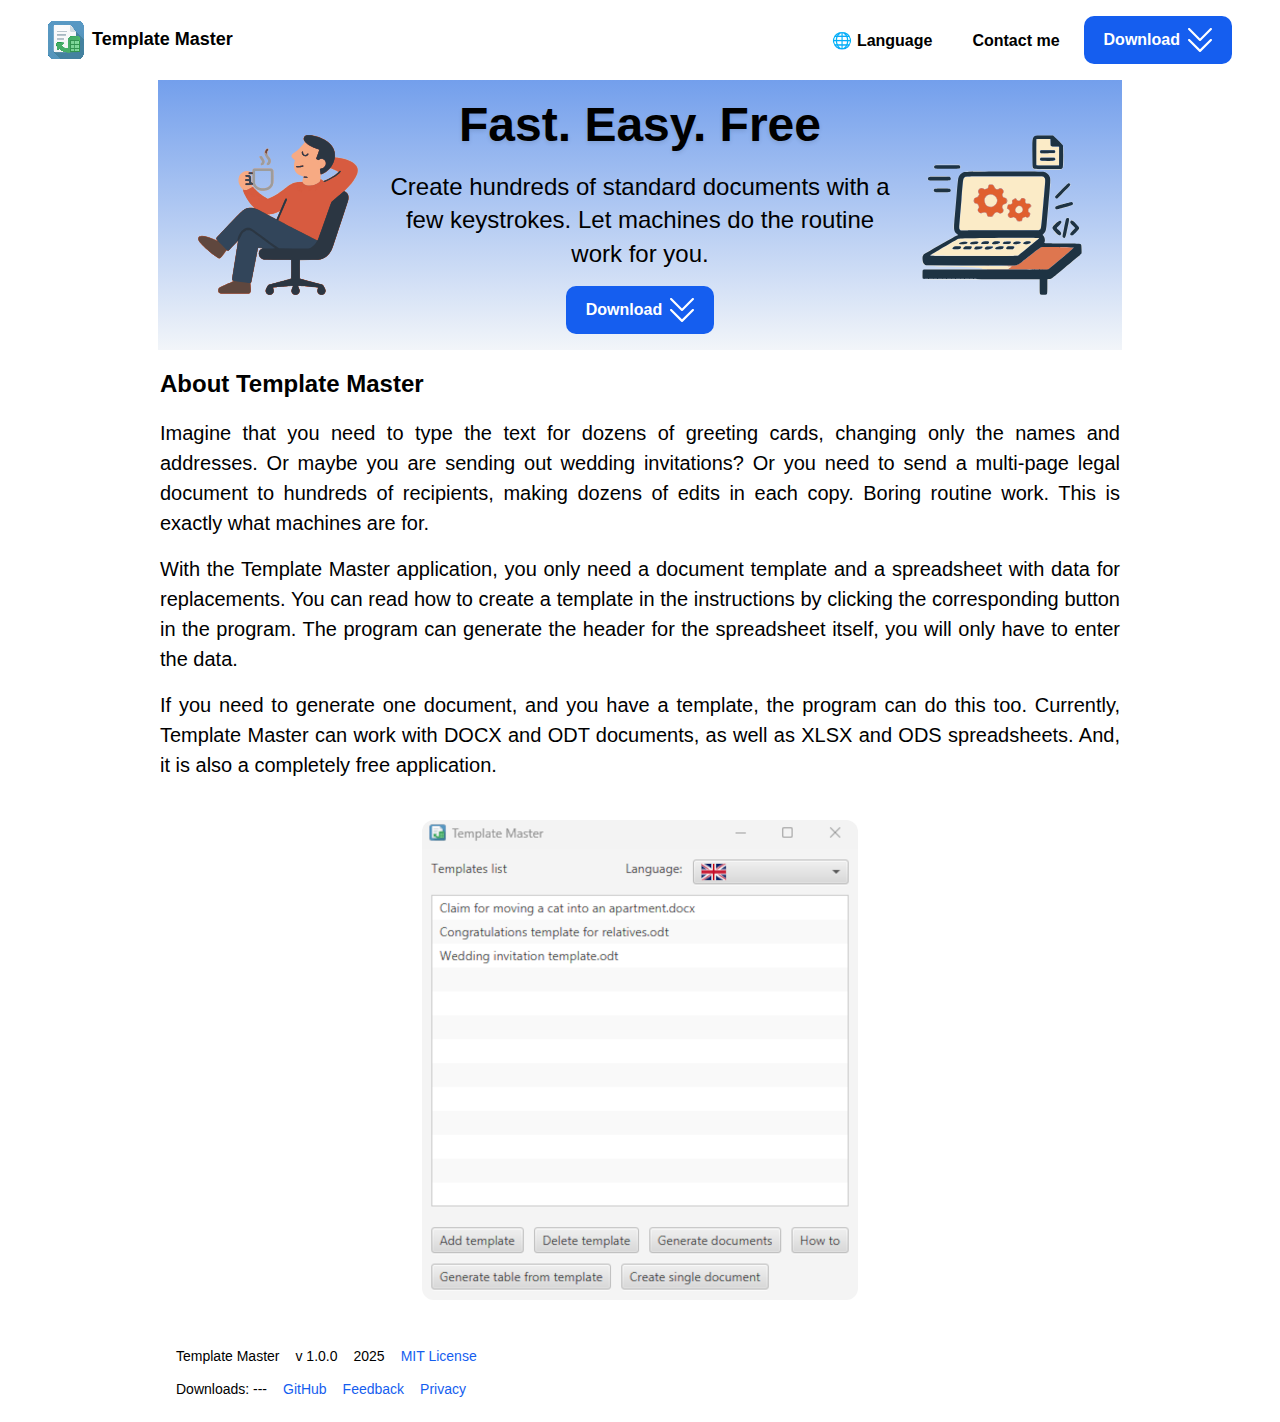
<file: index.html>
<!DOCTYPE html>
<html lang="en">
<head>
    <meta charset="UTF-8">
    <meta name="viewport" content="width=device-width, initial-scale=1.0">
    <title>Template Master</title>
    <link rel="stylesheet" href="styles.css">
    <script src="js/i18n.js" defer></script>
    <script src="js/github-api.js" defer></script>
    <script src="js/script.js" defer></script>
</head>
<body>
    <header>
        <div class="logo logo--header">
            <img src="images/logo _ icon.png" alt="Template Master Logo">
            <h1 class="logo--title">Template Master</h1>
        </div>
        <nav class="menu menu--header">
            <div class="inner--menu">
                <!-- Dropdown for language -->
                <div class="menu--item dropdown">
                    <a href="#language"> <span class="globe-icon">🌐</span> <span data-i18n="menu.language">Language</span></a>
                    <ul class="dropdown-menu">
                        <li><a href="?lang=en" data-lang="en">English</a></li>
                        <li><a href="?lang=ru" data-lang="ru">Русский</a></li>
                        <li><a href="?lang=it" data-lang="it">Italiano</a></li>
                    </ul>
                </div>

                <!-- Contact -->
                <a href="mailto:sergei29.dev@proton.me?subject=TemplateMaster" title="sergei29.dev@proton.me" class="menu--item contact" data-i18n="menu.contact">Contact me</a>
            </div>
            <button class="download-button">
                <span data-i18n="menu.download">Download</span>
                <img src="images/download-arrow.svg" alt="Download Arrow">
            </button>
        </nav>
    </header>
    <main>
        <section class="hero">
            <div class="hero--image--left">
                <img src="images/chilling-person.svg" alt="chilling">
            </div>
            <div class="hero--content">
                <h2 class="hero--title" data-i18n="hero.title">Fast. Easy. Free</h2>
                <p class="hero--description" data-i18n="hero.description">
                    Create hundreds of standard documents with a few keystrokes. Let machines do the routine work for you.
                </p>
                <button class="download-button hero--download">
                    <span data-i18n="hero.download">Download</span>
                    <img src="images/download-arrow.svg" alt="Download Arrow">
                </button>
            </div>
            <div class="hero--image--right">
                <img src="images/working-computer.svg" alt="working">
            </div>
        </section>
        <section class="about">
            <h2 class="about--header" data-i18n="about.header">About Template Master</h2>

            <p class="about--text" data-i18n="about.1st">Imagine that you need to type the text for dozens of greeting cards, changing only the names and addresses. Or maybe you are sending out wedding invitations? Or you need to send a multi-page legal document to hundreds of recipients, making dozens of edits in each copy. Boring routine work. This is exactly what machines are for.</p>
            
            <p class="about--text" data-i18n="about.2nd">With the Template Master application, you only need a document template and a spreadsheet with data for replacements. You can read how to create a template in the instructions by clicking the corresponding button in the program. The program can generate the header for the spreadsheet itself, you will only have to enter the data.</p>
            
            <p class="about--text" data-i18n="about.3rd">If you need to generate one document, and you have a template, the program can do this too. Currently, Template Master can work with DOCX and ODT documents, as well as XLSX and ODS spreadsheets. And, it is also a completely free application.</p>
        </section>
        <section class="screenshot">
            <img src="images/screenshots/screenshot-main-en.png" alt="Template Master interface" class="screenshot--image" 
            data-i18n-src="screenshots.main_image" data-i18n-alt="screenshots.main">
        </section>

    </main>
    <footer>
        <div class="footer--line footer--version--license">
            <span class="footer--text app--name">Template Master</span>
            <span class="footer--text app--version">v 1.0.0</span>
            <span class="footer--text app--year">2025</span>
            <a href="https://opensource.org/licenses/MIT" class="footer--text app--license footer--link"
                target="_blank" rel="noopener">MIT License</a>
        </div>
        <div class="footer--line footer--counter--contact">
            <span class="footer--text footer--counter">Downloads: ---</span>
            <a href="https://github.com/Zimovit/TemplateMaster" class="footer--text footer--link footer--github" 
                target="_blank" rel="noopener">GitHub</a>
            <a href="mailto:sergei29.dev@proton.me?subject=TemplateMaster" title="sergei29.dev@proton.me" class="footer--text footer--link contact footer--feedback">Feedback</a>
            <a href="#" class="footer--text footer--link footer--privacy" target="_blank"
                data-i18n="footer.privacy_text" data-i18n-href="footer.privacy_link">Privacy</a>
        </div>
    </footer>
</body>
</html>
</file>
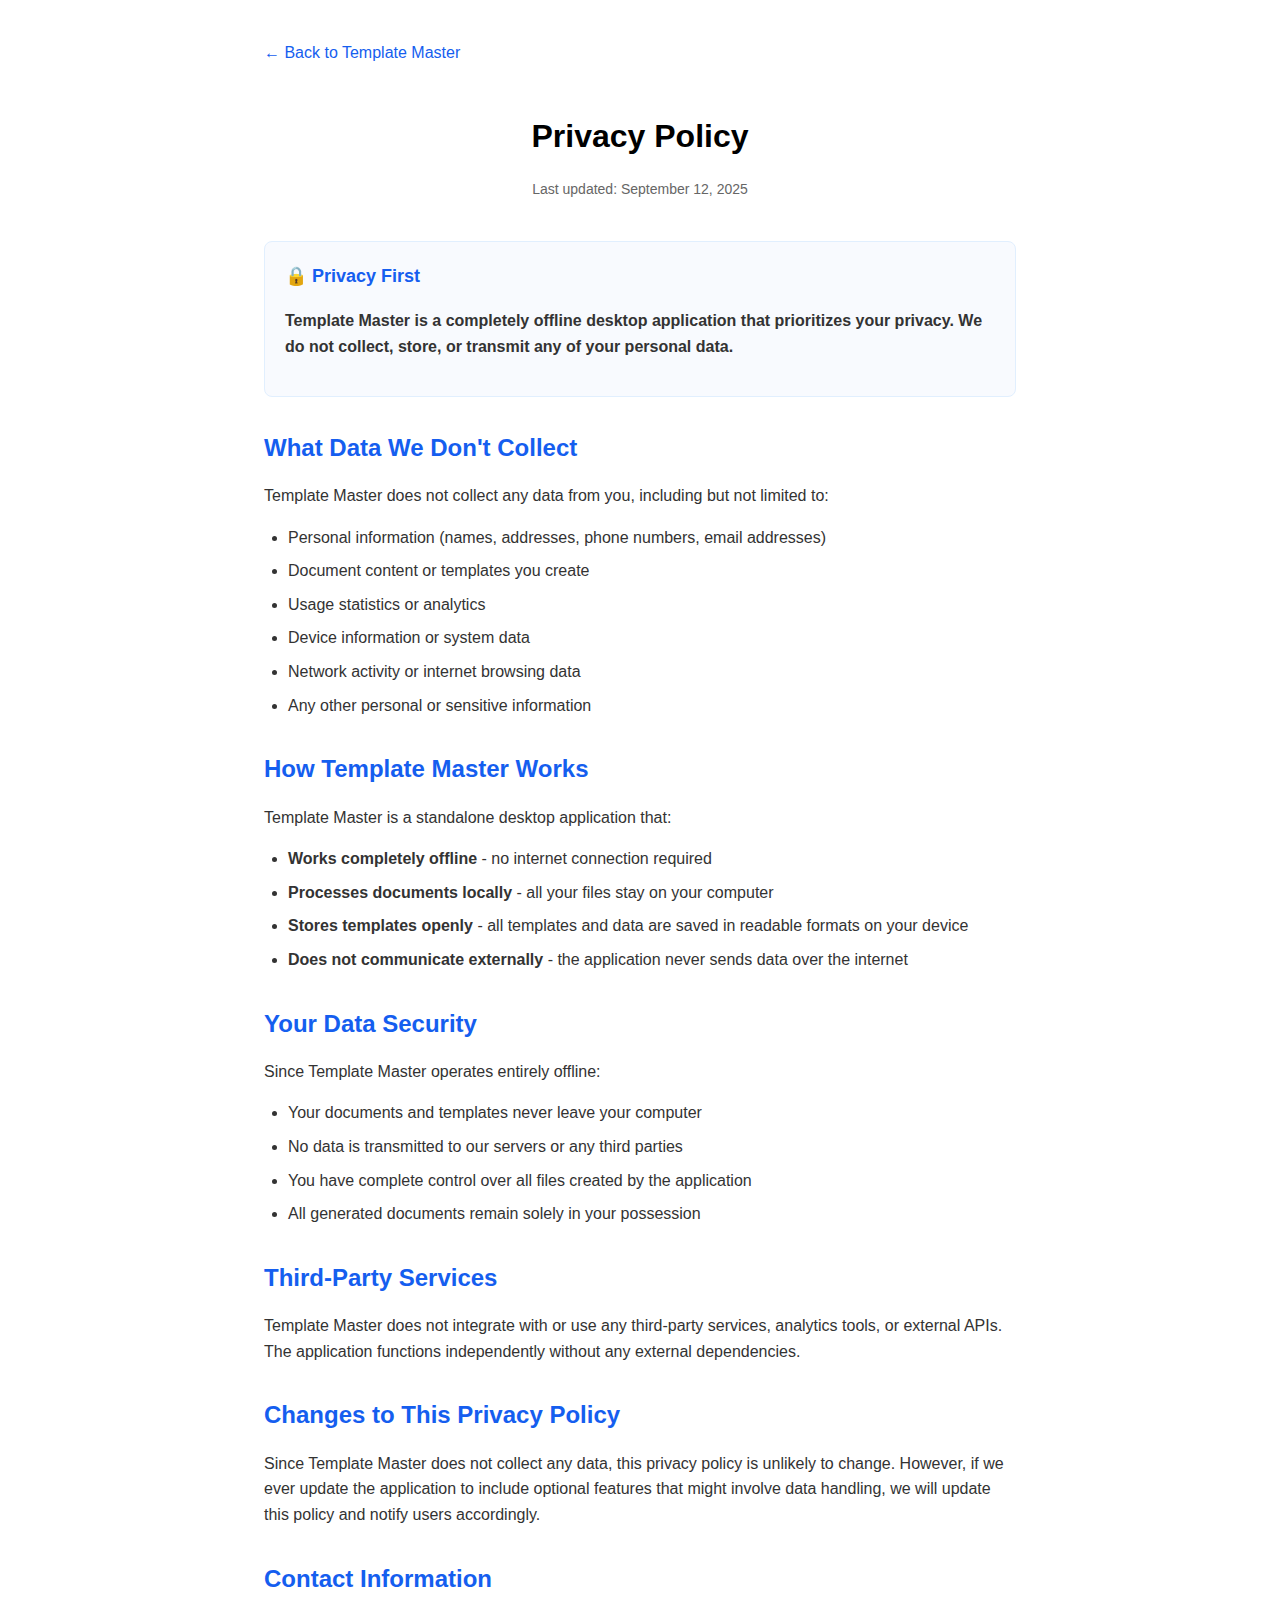
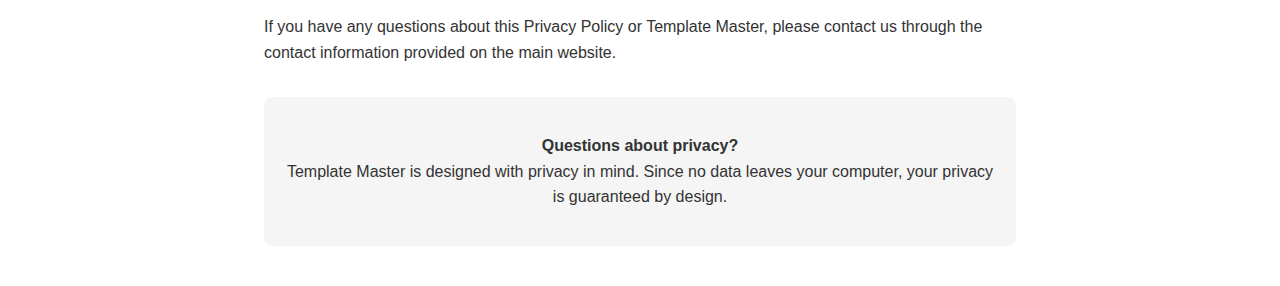
<file: privacy-en.html>
<!DOCTYPE html>
<html lang="en">
<head>
    <meta charset="UTF-8">
    <meta name="viewport" content="width=device-width, initial-scale=1.0">
    <title>Privacy Policy - Template Master</title>
    <link rel="stylesheet" href="privacy.css">
</head>
<body>
    <div class="container">
        <a href="index.html" class="back-link">
            ← Back to Template Master
        </a>

        <h1>Privacy Policy</h1>
        <div class="last-updated">Last updated: September 12, 2025</div>

        <div class="highlight-box">
            <h3>🔒 Privacy First</h3>
            <p><strong>Template Master is a completely offline desktop application that prioritizes your privacy. We do not collect, store, or transmit any of your personal data.</strong></p>
        </div>

        <h2>What Data We Don't Collect</h2>
        <p>Template Master does not collect any data from you, including but not limited to:</p>
        <ul>
            <li>Personal information (names, addresses, phone numbers, email addresses)</li>
            <li>Document content or templates you create</li>
            <li>Usage statistics or analytics</li>
            <li>Device information or system data</li>
            <li>Network activity or internet browsing data</li>
            <li>Any other personal or sensitive information</li>
        </ul>

        <h2>How Template Master Works</h2>
        <p>Template Master is a standalone desktop application that:</p>
        <ul>
            <li><strong>Works completely offline</strong> - no internet connection required</li>
            <li><strong>Processes documents locally</strong> - all your files stay on your computer</li>
            <li><strong>Stores templates openly</strong> - all templates and data are saved in readable formats on your device</li>
            <li><strong>Does not communicate externally</strong> - the application never sends data over the internet</li>
        </ul>

        <h2>Your Data Security</h2>
        <p>Since Template Master operates entirely offline:</p>
        <ul>
            <li>Your documents and templates never leave your computer</li>
            <li>No data is transmitted to our servers or any third parties</li>
            <li>You have complete control over all files created by the application</li>
            <li>All generated documents remain solely in your possession</li>
        </ul>

        <h2>Third-Party Services</h2>
        <p>Template Master does not integrate with or use any third-party services, analytics tools, or external APIs. The application functions independently without any external dependencies.</p>

        <h2>Changes to This Privacy Policy</h2>
        <p>Since Template Master does not collect any data, this privacy policy is unlikely to change. However, if we ever update the application to include optional features that might involve data handling, we will update this policy and notify users accordingly.</p>

        <h2>Contact Information</h2>
        <p>If you have any questions about this Privacy Policy or Template Master, please contact us through the contact information provided on the main website.</p>

        <div class="contact-info">
            <p><strong>Questions about privacy?</strong><br>
            Template Master is designed with privacy in mind. Since no data leaves your computer, your privacy is guaranteed by design.</p>
        </div>
    </div>
</body>
</html>
</file>
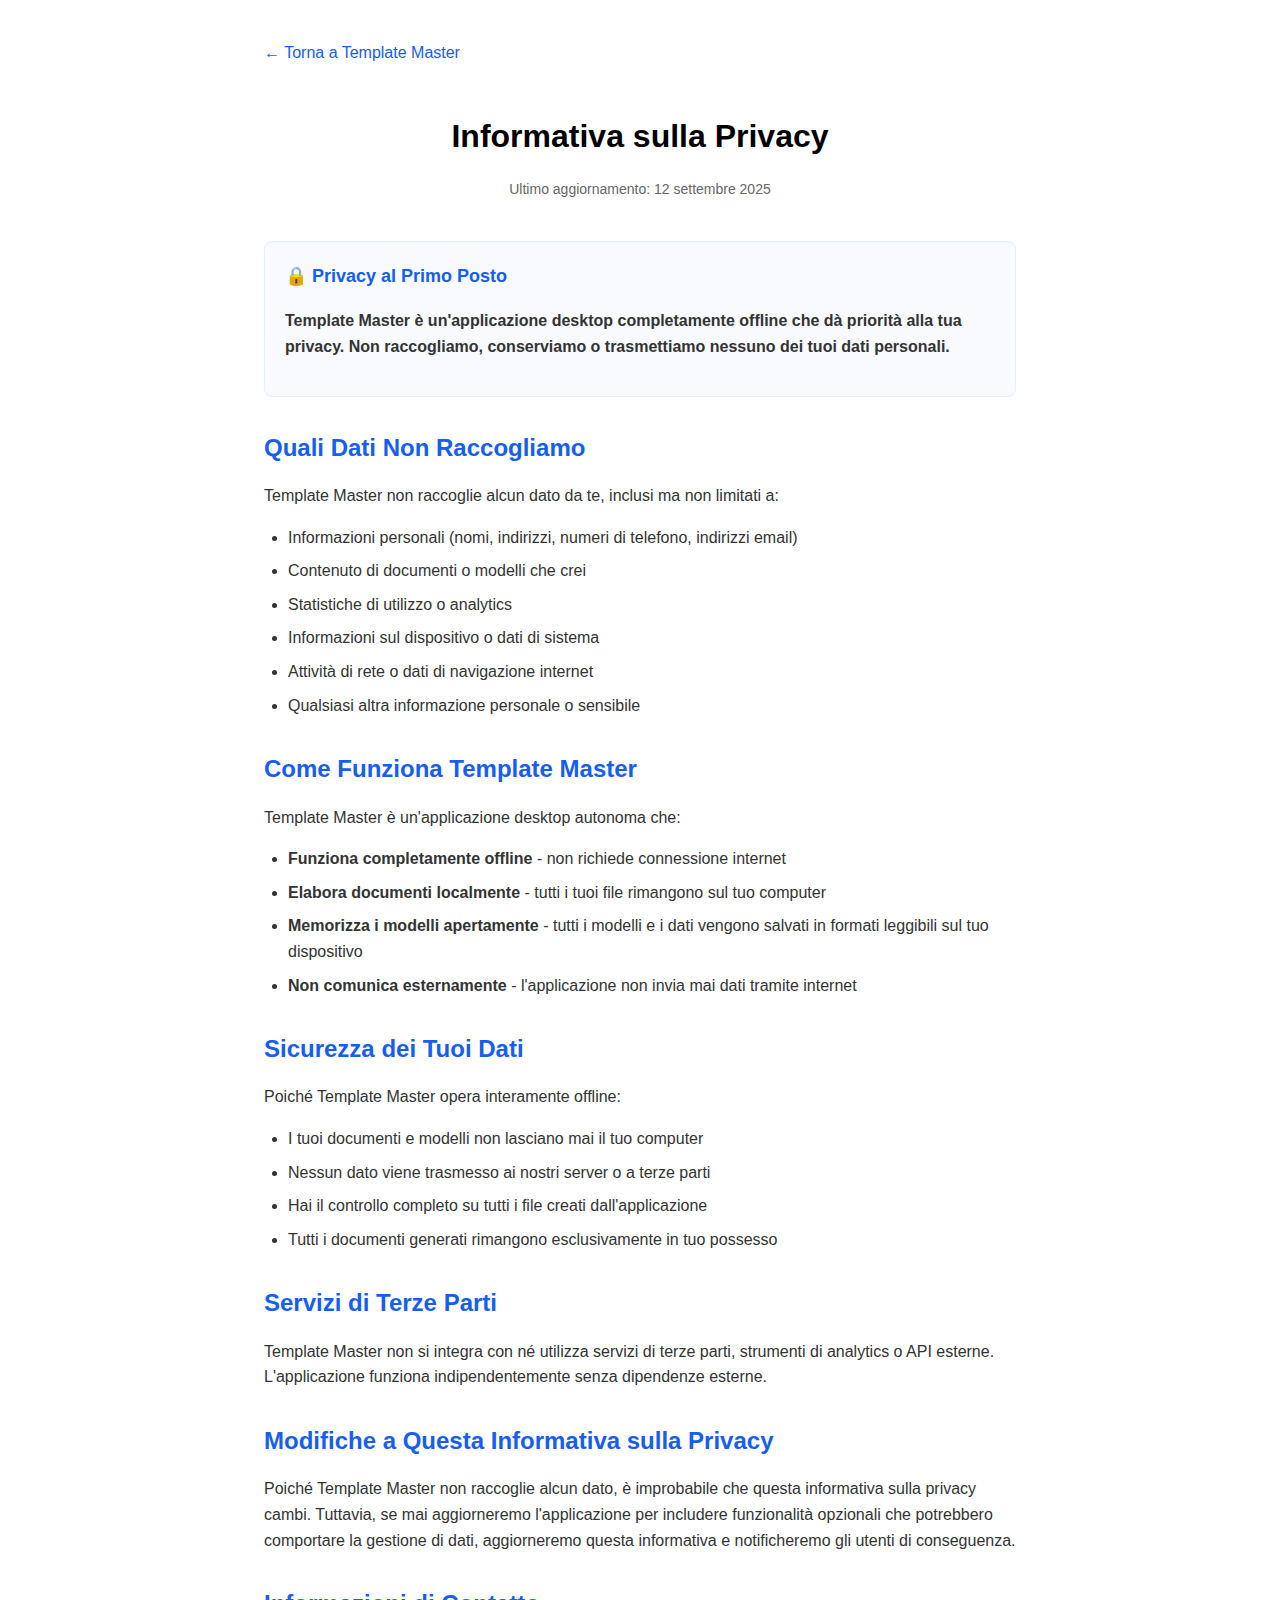
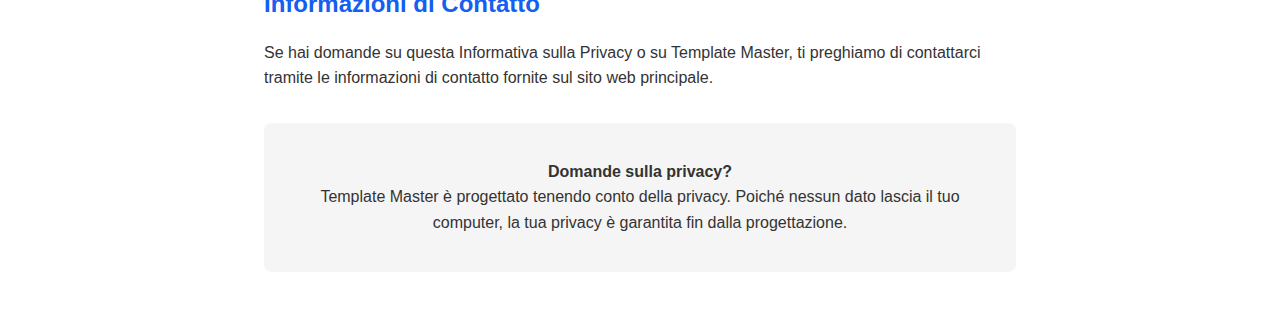
<file: privacy-it.html>
<!DOCTYPE html>
<html lang="en">
<head>
    <meta charset="UTF-8">
    <meta name="viewport" content="width=device-width, initial-scale=1.0">
    <title>Privacy Policy - Template Master</title>
    <link rel="stylesheet" href="privacy.css">
</head>
<body>
<div class="container">
    <a href="index.html" class="back-link">
        ← Torna a Template Master
    </a>
    <h1>Informativa sulla Privacy</h1>
    <div class="last-updated">Ultimo aggiornamento: 12 settembre 2025</div>
    
    <div class="highlight-box">
        <h3>🔒 Privacy al Primo Posto</h3>
        <p><strong>Template Master è un'applicazione desktop completamente offline che dà priorità alla tua privacy. Non raccogliamo, conserviamo o trasmettiamo nessuno dei tuoi dati personali.</strong></p>
    </div>

    <h2>Quali Dati Non Raccogliamo</h2>
    <p>Template Master non raccoglie alcun dato da te, inclusi ma non limitati a:</p>
    <ul>
        <li>Informazioni personali (nomi, indirizzi, numeri di telefono, indirizzi email)</li>
        <li>Contenuto di documenti o modelli che crei</li>
        <li>Statistiche di utilizzo o analytics</li>
        <li>Informazioni sul dispositivo o dati di sistema</li>
        <li>Attività di rete o dati di navigazione internet</li>
        <li>Qualsiasi altra informazione personale o sensibile</li>
    </ul>

    <h2>Come Funziona Template Master</h2>
    <p>Template Master è un'applicazione desktop autonoma che:</p>
    <ul>
        <li><strong>Funziona completamente offline</strong> - non richiede connessione internet</li>
        <li><strong>Elabora documenti localmente</strong> - tutti i tuoi file rimangono sul tuo computer</li>
        <li><strong>Memorizza i modelli apertamente</strong> - tutti i modelli e i dati vengono salvati in formati leggibili sul tuo dispositivo</li>
        <li><strong>Non comunica esternamente</strong> - l'applicazione non invia mai dati tramite internet</li>
    </ul>

    <h2>Sicurezza dei Tuoi Dati</h2>
    <p>Poiché Template Master opera interamente offline:</p>
    <ul>
        <li>I tuoi documenti e modelli non lasciano mai il tuo computer</li>
        <li>Nessun dato viene trasmesso ai nostri server o a terze parti</li>
        <li>Hai il controllo completo su tutti i file creati dall'applicazione</li>
        <li>Tutti i documenti generati rimangono esclusivamente in tuo possesso</li>
    </ul>

    <h2>Servizi di Terze Parti</h2>
    <p>Template Master non si integra con né utilizza servizi di terze parti, strumenti di analytics o API esterne. L'applicazione funziona indipendentemente senza dipendenze esterne.</p>

    <h2>Modifiche a Questa Informativa sulla Privacy</h2>
    <p>Poiché Template Master non raccoglie alcun dato, è improbabile che questa informativa sulla privacy cambi. Tuttavia, se mai aggiorneremo l'applicazione per includere funzionalità opzionali che potrebbero comportare la gestione di dati, aggiorneremo questa informativa e notificheremo gli utenti di conseguenza.</p>

    <h2>Informazioni di Contatto</h2>
    <p>Se hai domande su questa Informativa sulla Privacy o su Template Master, ti preghiamo di contattarci tramite le informazioni di contatto fornite sul sito web principale.</p>

    <div class="contact-info">
        <p><strong>Domande sulla privacy?</strong><br>
        Template Master è progettato tenendo conto della privacy. Poiché nessun dato lascia il tuo computer, la tua privacy è garantita fin dalla progettazione.</p>
    </div>
</div>
</body>
</file>
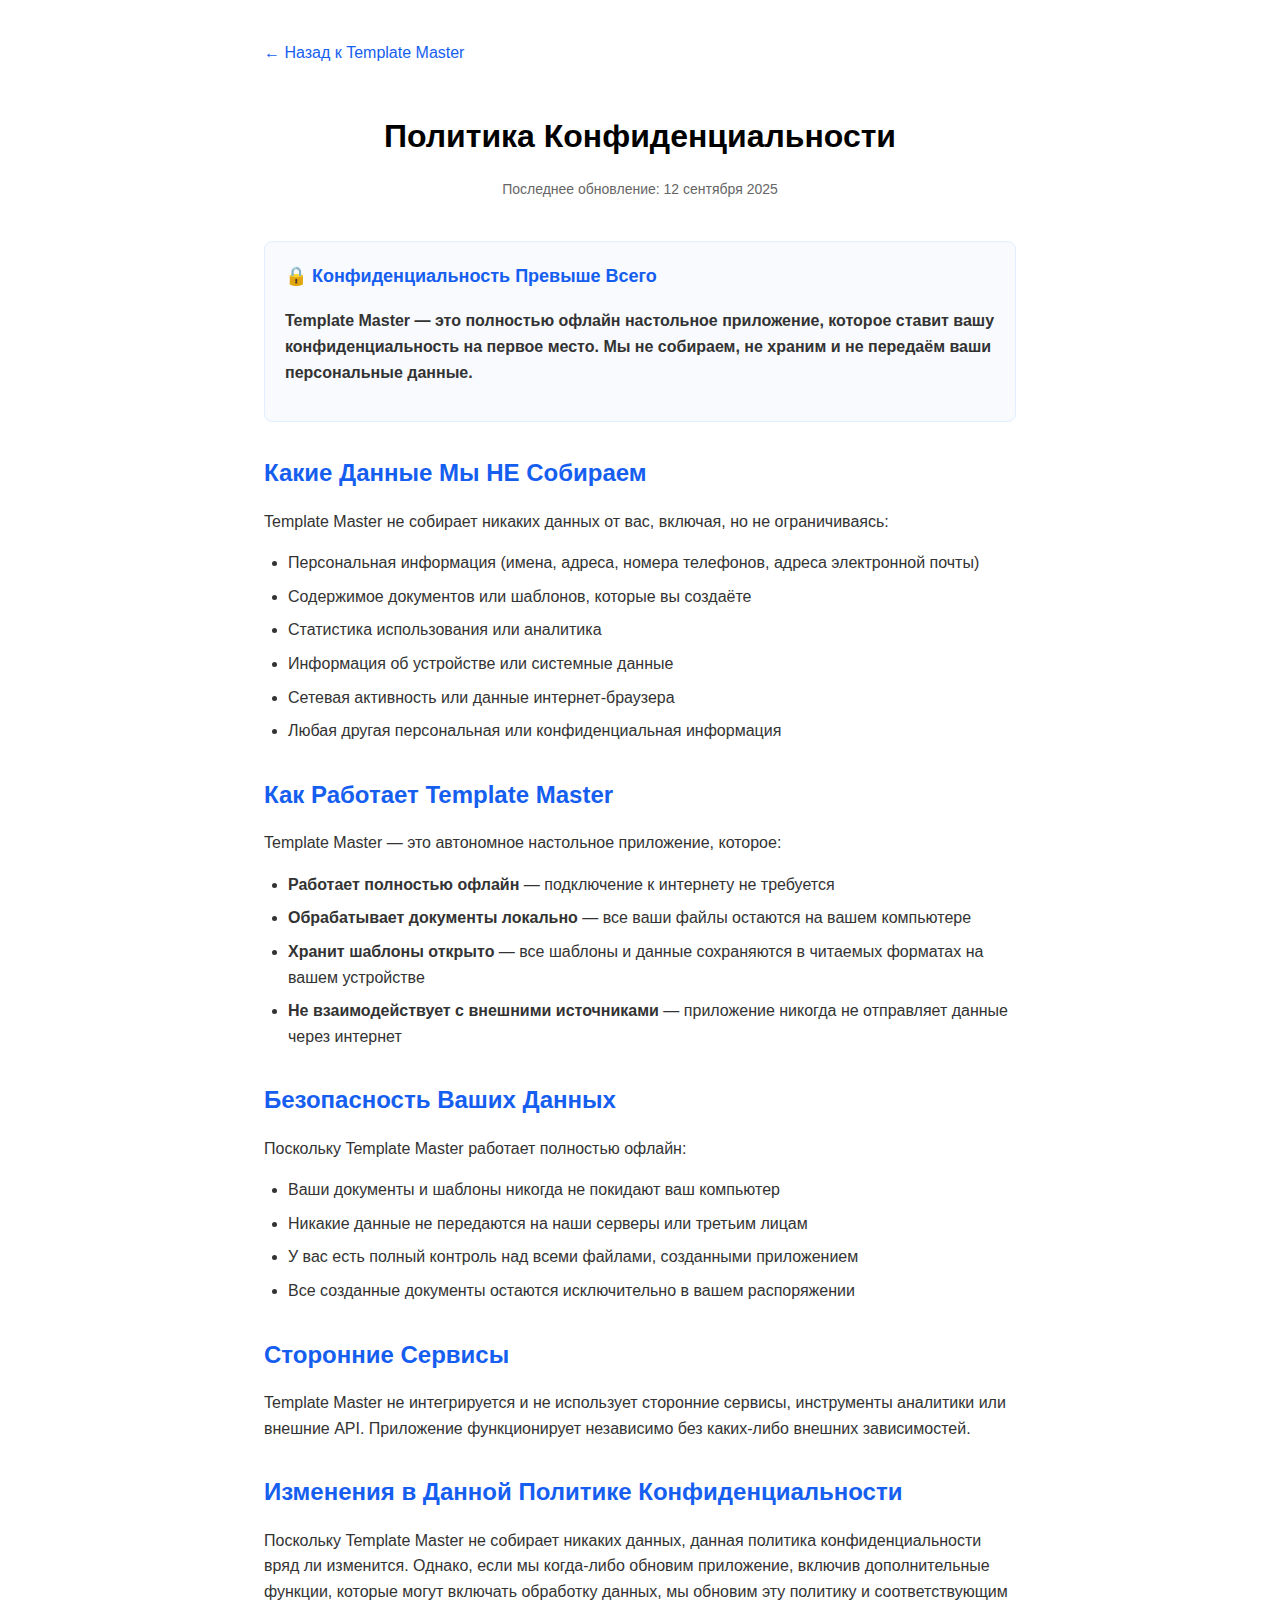
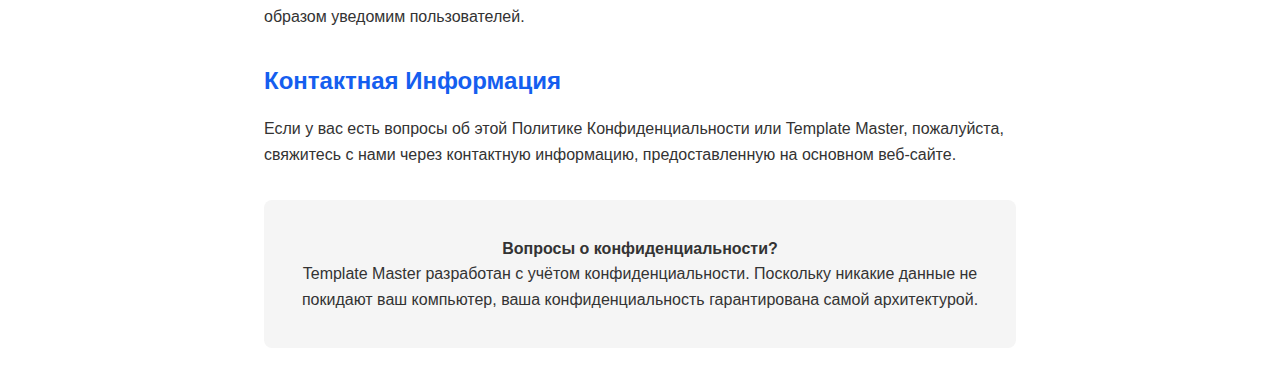
<file: privacy-ru.html>
<!DOCTYPE html>
<html lang="en">
<head>
    <meta charset="UTF-8">
    <meta name="viewport" content="width=device-width, initial-scale=1.0">
    <title>Privacy Policy - Template Master</title>
    <link rel="stylesheet" href="privacy.css">
</head>
<body>
<div class="container">
    <a href="index.html" class="back-link">
        ← Назад к Template Master
    </a>
    <h1>Политика Конфиденциальности</h1>
    <div class="last-updated">Последнее обновление: 12 сентября 2025</div>
    
    <div class="highlight-box">
        <h3>🔒 Конфиденциальность Превыше Всего</h3>
        <p><strong>Template Master — это полностью офлайн настольное приложение, которое ставит вашу конфиденциальность на первое место. Мы не собираем, не храним и не передаём ваши персональные данные.</strong></p>
    </div>

    <h2>Какие Данные Мы НЕ Собираем</h2>
    <p>Template Master не собирает никаких данных от вас, включая, но не ограничиваясь:</p>
    <ul>
        <li>Персональная информация (имена, адреса, номера телефонов, адреса электронной почты)</li>
        <li>Содержимое документов или шаблонов, которые вы создаёте</li>
        <li>Статистика использования или аналитика</li>
        <li>Информация об устройстве или системные данные</li>
        <li>Сетевая активность или данные интернет-браузера</li>
        <li>Любая другая персональная или конфиденциальная информация</li>
    </ul>

    <h2>Как Работает Template Master</h2>
    <p>Template Master — это автономное настольное приложение, которое:</p>
    <ul>
        <li><strong>Работает полностью офлайн</strong> — подключение к интернету не требуется</li>
        <li><strong>Обрабатывает документы локально</strong> — все ваши файлы остаются на вашем компьютере</li>
        <li><strong>Хранит шаблоны открыто</strong> — все шаблоны и данные сохраняются в читаемых форматах на вашем устройстве</li>
        <li><strong>Не взаимодействует с внешними источниками</strong> — приложение никогда не отправляет данные через интернет</li>
    </ul>

    <h2>Безопасность Ваших Данных</h2>
    <p>Поскольку Template Master работает полностью офлайн:</p>
    <ul>
        <li>Ваши документы и шаблоны никогда не покидают ваш компьютер</li>
        <li>Никакие данные не передаются на наши серверы или третьим лицам</li>
        <li>У вас есть полный контроль над всеми файлами, созданными приложением</li>
        <li>Все созданные документы остаются исключительно в вашем распоряжении</li>
    </ul>

    <h2>Сторонние Сервисы</h2>
    <p>Template Master не интегрируется и не использует сторонние сервисы, инструменты аналитики или внешние API. Приложение функционирует независимо без каких-либо внешних зависимостей.</p>

    <h2>Изменения в Данной Политике Конфиденциальности</h2>
    <p>Поскольку Template Master не собирает никаких данных, данная политика конфиденциальности вряд ли изменится. Однако, если мы когда-либо обновим приложение, включив дополнительные функции, которые могут включать обработку данных, мы обновим эту политику и соответствующим образом уведомим пользователей.</p>

    <h2>Контактная Информация</h2>
    <p>Если у вас есть вопросы об этой Политике Конфиденциальности или Template Master, пожалуйста, свяжитесь с нами через контактную информацию, предоставленную на основном веб-сайте.</p>

    <div class="contact-info">
        <p><strong>Вопросы о конфиденциальности?</strong><br>
        Template Master разработан с учётом конфиденциальности. Поскольку никакие данные не покидают ваш компьютер, ваша конфиденциальность гарантирована самой архитектурой.</p>
    </div>
</div>
</body>
</file>
<file: styles.css>
:root {
  --primary-color: #155eef;
  --primary-hover: #1347c7;
  --text-color: #000;
  --text-secondary: #333;
  --text-muted: #555;
  --text-light: #666;
  --bg-white: #fff;
  --bg-light: #f5f5f5;
  --bg-highlight: #f8fafe;
  --border-light: #e0e0e0;
  --border-highlight: #e1effe;
  --font-inter: "Inter", sans-serif;
  --shadow-light: 0 4px 6px rgba(0, 0, 0, 0.1);
  --shadow-button: 0 4px 8px rgba(21, 94, 239, 0.3);
  --text-shadow: 0 2px 4px rgba(0, 0, 0, 0.1);
  --transition-fast: 0.2s ease;
  --border-radius: 6px;
  --border-radius-lg: 10px;
  --border-radius-xl: 12px;
}

* {
  box-sizing: border-box;
}

html,
body {
  margin: 0;
  padding: 0;
  min-height: 100%;
  min-width: 100%;
}

body {
  display: flex;
  flex-direction: column;
  align-items: center;
  min-height: 100vh;
  width: 100%;
  background: var(--bg-white);
  font-family: var(--font-inter);
  color: var(--text-color);
}

.flex-center {
  display: flex;
  align-items: center;
  justify-content: center;
}

.flex-between {
  display: flex;
  align-items: center;
  justify-content: space-between;
}

.text-center {
  text-align: center;
}

header {
  width: 100%;
  background: var(--bg-white);
  display: flex;
  align-items: center;
  justify-content: space-between;
  padding: 8px 16px;
  min-height: 80px;
}

.logo--header {
  display: flex;
  align-items: center;
  gap: 8px;
  padding: 12px 8px;
}

.logo--title {
  font-size: 18px;
  font-weight: 700;
  margin: 0;
  line-height: 1.2;
  white-space: nowrap;
}

.menu--header {
  display: flex;
  align-items: center;
  justify-content: space-between;
  gap: 16px;
  padding: 0 8px;
}

.inner--menu {
  display: flex;
  align-items: baseline;
  gap: 16px;
  padding: 12px 0;
  flex-grow: 1;
}

.menu--item, .menu--item a {
  font-size: 16px;
  font-weight: 600;
  color: var(--text-color);
  text-decoration: none;
  padding: 0 8px;
  cursor: pointer;
  transition: color var(--transition-fast);
}

.menu--item:hover {
  color: var(--text-muted);
}

.dropdown {
  position: relative;
}

.dropdown-menu {
  display: none;
  position: absolute;
  top: 100%;
  left: 0;
  background: var(--bg-white);
  border: 1px solid var(--border-light);
  border-radius: var(--border-radius);
  box-shadow: var(--shadow-light);
  list-style: none;
  margin: 0;
  padding: 0;
  min-width: 120px;
  z-index: 1000;
}

.dropdown:hover .dropdown-menu {
  display: block;
}

.dropdown-menu li a {
  display: block;
  padding: 8px 12px;
  text-decoration: none;
  color: var(--text-secondary);
  transition: background-color var(--transition-fast);
}

.dropdown-menu li a:hover {
  background-color: var(--bg-light);
}

.dropdown-menu a.active {
  background: var(--primary-color);
  color: var(--bg-white);
  font-weight: 600;
}

.download-button {
  display: flex;
  align-items: center;
  justify-content: center;
  gap: 8px;
  background: var(--primary-color);
  color: var(--bg-white);
  border: none;
  border-radius: var(--border-radius-lg);
  padding: 12px 20px;
  font-size: 16px;
  font-weight: 600;
  font-family: inherit;
  cursor: pointer;
  text-decoration: none;
  transition: all var(--transition-fast);
}

.download-button:hover {
  background: var(--primary-hover);
  transform: translateY(-1px);
  box-shadow: var(--shadow-button);
}

.download-button:active {
  transform: translateY(0);
}

.download-button svg {
  width: 24px;
  height: 24px;
  flex-shrink: 0;
}

main {
  display: flex;
  flex-direction: column;
  align-items: center;
  padding: 0 16px;
  flex-grow: 1;
}

.hero {
  width: 100%;
  background: linear-gradient(to bottom, rgba(26, 98, 224, 0.61) 0%, rgba(73, 117, 169, 0.07) 100%);
  display: flex;
  flex-direction: column;
  align-items: center;
  justify-content: center;
  padding: 24px 16px;
  margin: 0;
  gap: 24px;
}

.hero--image--left, 
.hero--image--right {
  width: 120px;
  height: 120px;
}

.hero--content {
  display: flex;
  flex-direction: column;
  align-items: center;
  text-align: center;
  gap: 16px;
  animation: fadeInUp 0.8s ease-out;
}

@keyframes fadeInUp {
  from {
    opacity: 0;
    transform: translateY(30px);
  }
  to {
    opacity: 1;
    transform: translateY(0);
  }
}

.hero--title {
  font-size: clamp(28px, 5vw, 48px);
  text-shadow: var(--text-shadow);
  font-weight: 700;
  margin: 0;
  line-height: 1.2;
}

.hero--description {
  font-size: clamp(16px, 2.5vw, 24px);
  max-width: 500px;
  font-weight: 500;
  margin: 0;
  line-height: 1.4;
}

.about--text {
  font-size: clamp(16px, 2.5vw, 20px);
  max-width: 960px;
  font-weight: 500;
  line-height: 1.5;
  text-align: justify;
  margin: 16px 0;
}

.screenshot {
  margin: 24px 0;
  display: flex;
  justify-content: center;
  align-items: center;
  width: 100%;
}

.screenshot--image {
  border-radius: var(--border-radius-xl);
  max-width: 100%;
  height: auto;
}

footer {
  width: 100%;
  background: var(--bg-white);
  display: flex;
  flex-direction: column;
  align-items: flex-start;
  gap: 16px;
  margin-top: auto;
  max-width: 960px;
  padding: 24px 16px;
}

.footer--line {
  display: flex;
  flex-wrap: wrap;
  align-items: center;
  gap: 12px;
}

.footer--text {
  font-size: 14px;
  font-weight: 400;
  line-height: 1.2;
  margin: 0;
  color: var(--text-color);
}

.footer--link {
  color: var(--primary-color);
  text-decoration: none;
  transition: color var(--transition-fast);
}

.footer--link:hover {
  color: var(--primary-hover);
}


/* Tablet Styles */
@media (min-width: 768px) {
  header {
    padding: 8px 24px;
  }

  .logo--header {
    padding: 12px 24px;
  }

  .menu--header {
    padding: 0 24px;
  }

  main {
    padding: 0 24px;
  }

  .hero {
    flex-direction: row;
    justify-content: space-between;
    padding: 16px 40px;
    margin: 0 40px;
    gap: 32px;
  }

  .hero--image--left, 
  .hero--image--right {
    width: 100px;
    height: 100px;
  }

  .footer--line {
    flex-wrap: nowrap;
    gap: 16px;
  }
}

/* Desktop Styles */
@media (min-width: 1025px) {
  .hero {
    margin: 0 80px;
  }

  .hero--image--left, 
  .hero--image--right {
    width: 160px;
    height: 160px;
  }
}

/* Large Desktop */
@media (min-width: 1200px) {
  .hero {
    max-width: 1200px;
    margin: 0 auto;
  }
}
</file>
<file: privacy.css>
* {
            box-sizing: border-box;
        }

        body {
            font-family: "Inter", -apple-system, BlinkMacSystemFont, "Segoe UI", Roboto, sans-serif;
            line-height: 1.6;
            margin: 0;
            padding: 0;
            background: #fff;
            color: #333;
        }

        .container {
            max-width: 800px;
            margin: 0 auto;
            padding: 40px 24px;
        }

        h1 {
            font-size: 32px;
            font-weight: 700;
            color: #000;
            margin-bottom: 16px;
            text-align: center;
        }

        .last-updated {
            text-align: center;
            color: #666;
            font-size: 14px;
            margin-bottom: 40px;
        }

        h2 {
            font-size: 24px;
            font-weight: 600;
            color: #155eef;
            margin-top: 32px;
            margin-bottom: 16px;
        }

        p {
            margin-bottom: 16px;
            font-size: 16px;
        }

        .highlight-box {
            background: #f8fafe;
            border: 1px solid #e1effe;
            border-radius: 8px;
            padding: 20px;
            margin: 24px 0;
        }

        .highlight-box h3 {
            margin-top: 0;
            color: #155eef;
            font-size: 18px;
        }

        ul {
            margin-bottom: 16px;
            padding-left: 24px;
        }

        li {
            margin-bottom: 8px;
        }

        .back-link {
            display: inline-flex;
            align-items: center;
            gap: 8px;
            color: #155eef;
            text-decoration: none;
            font-weight: 500;
            margin-bottom: 24px;
            transition: color 0.2s;
        }

        .back-link:hover {
            color: #1347c7;
        }

        .contact-info {
            background: #f5f5f5;
            border-radius: 8px;
            padding: 20px;
            margin-top: 32px;
            text-align: center;
        }
</file>
